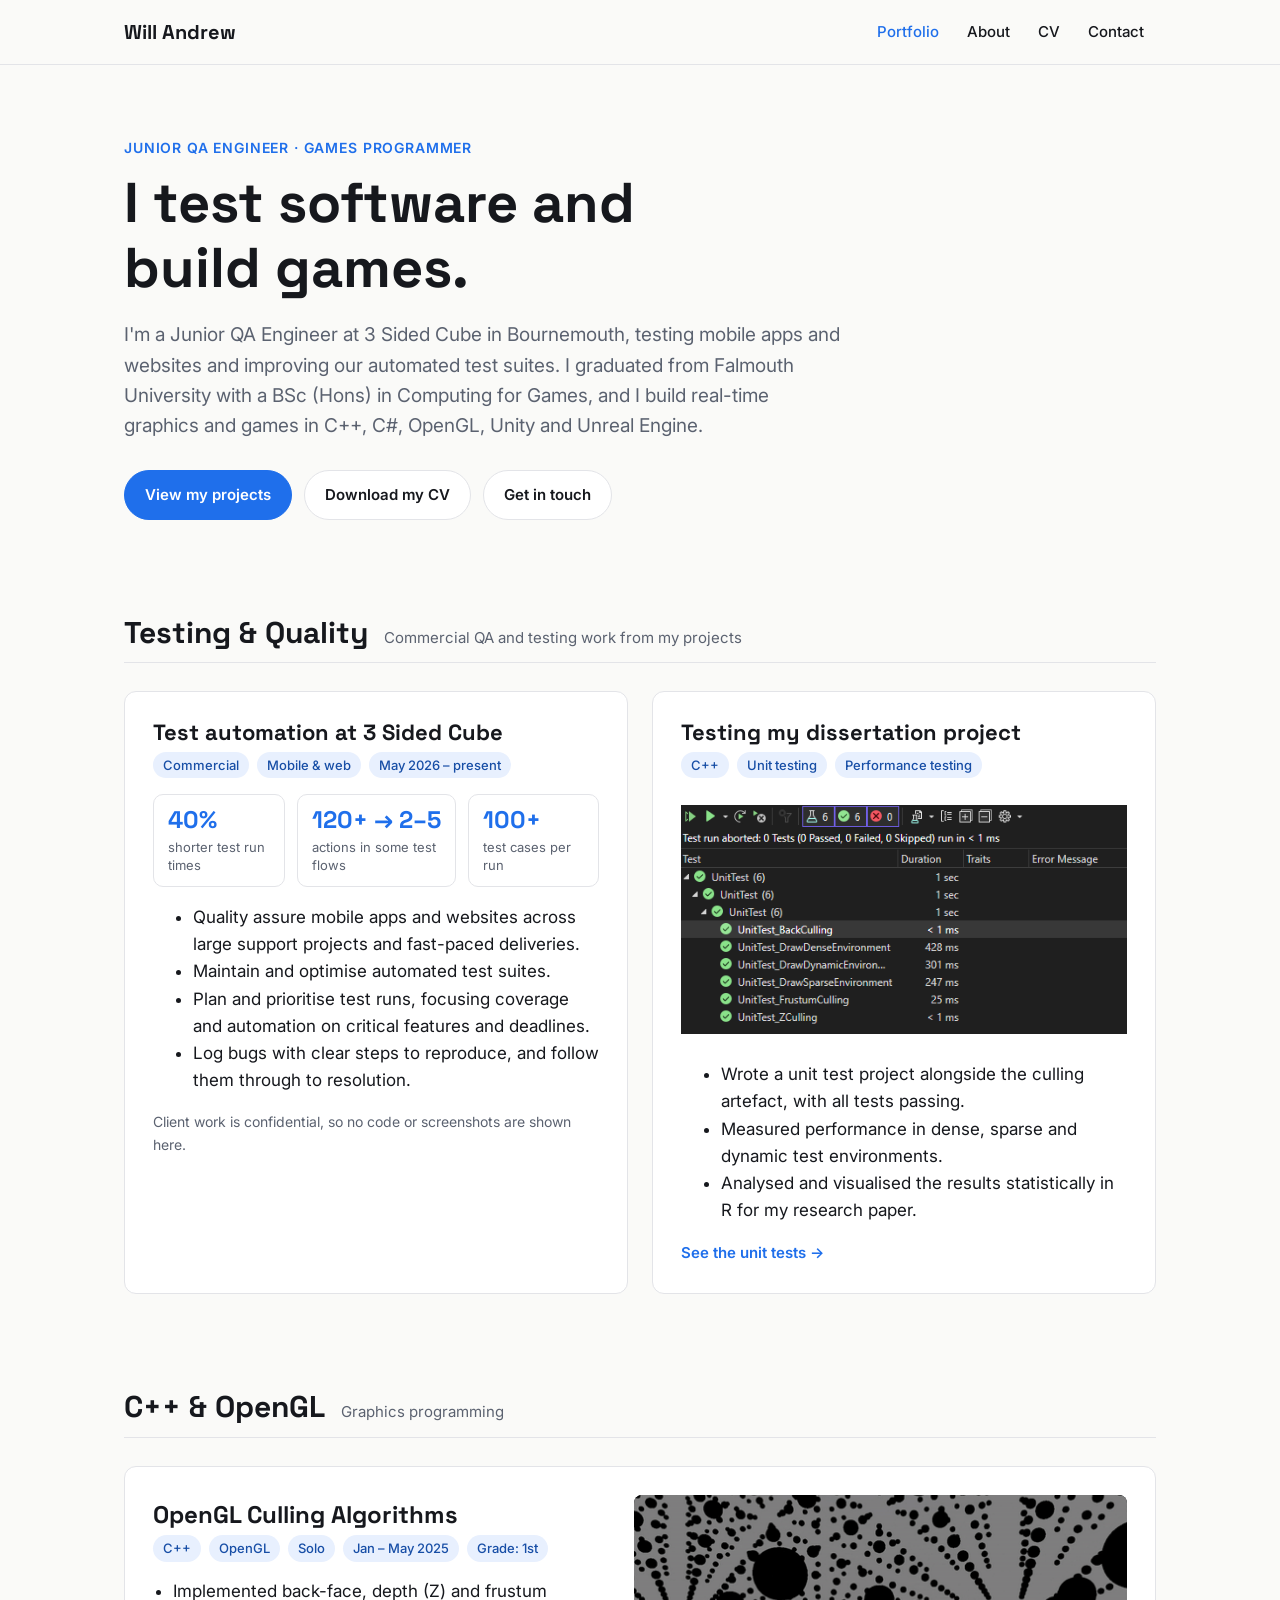
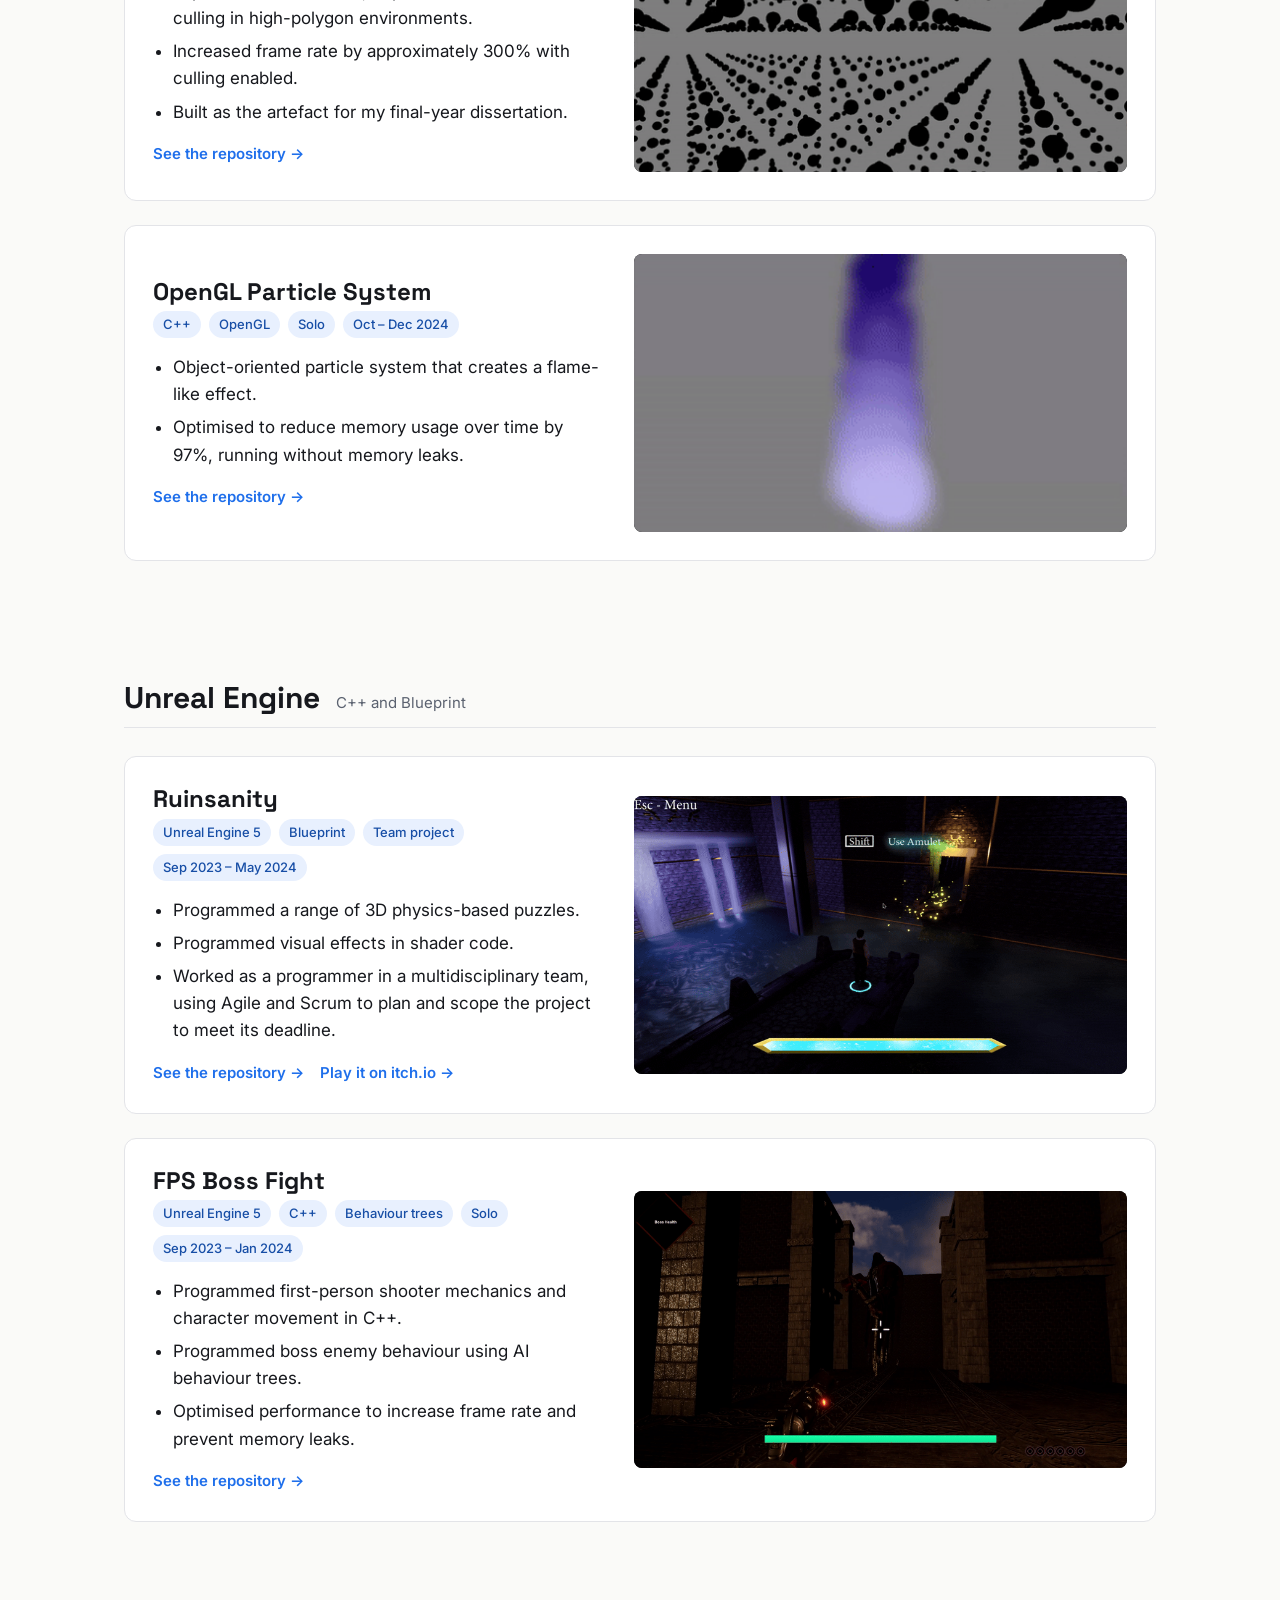
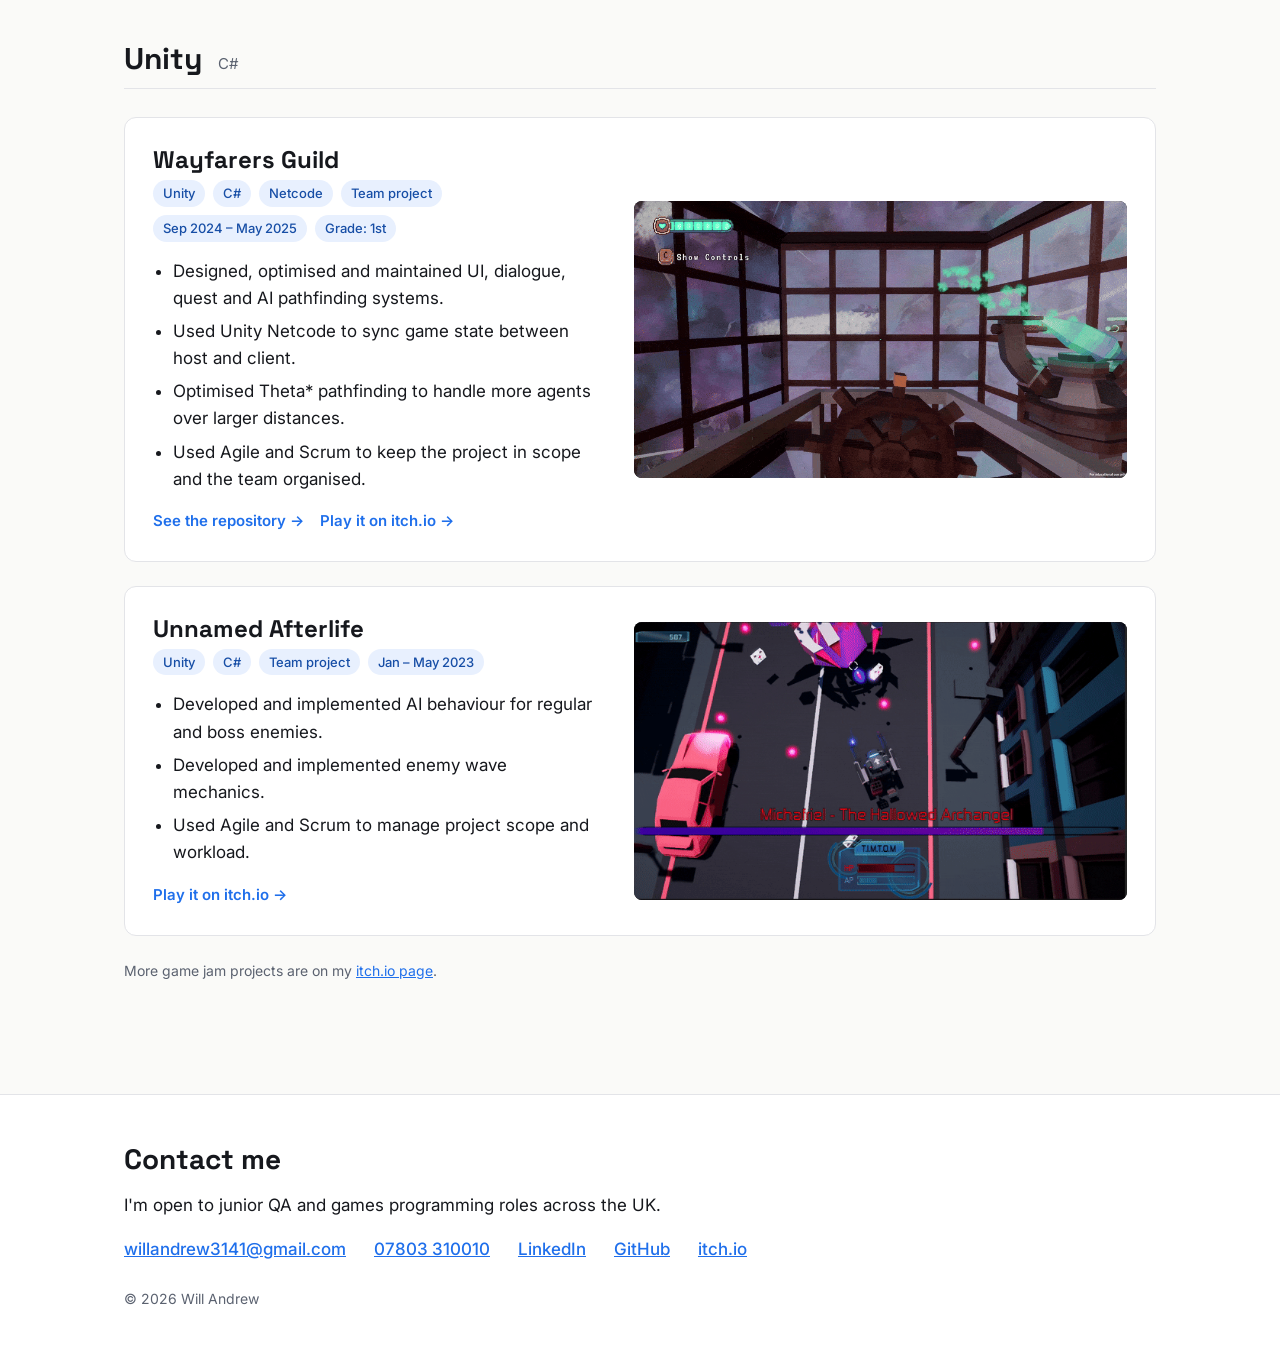
<file: index.html>
<!doctype html>
<html lang="en-GB">
<head>
  <meta charset="utf-8">
  <meta name="viewport" content="width=device-width, initial-scale=1">
  <title>Will Andrew | Junior QA Engineer & Games Programmer</title>
  <meta name="description" content="Portfolio of Will Andrew, Junior QA Engineer and games programmer working in C++, C#, OpenGL, Unity and Unreal Engine.">
  <meta property="og:title" content="Will Andrew | Junior QA Engineer & Games Programmer">
  <meta property="og:description" content="Test automation, C++/OpenGL graphics, and Unity and Unreal Engine game projects.">
  <link rel="preconnect" href="https://fonts.googleapis.com">
  <link rel="preconnect" href="https://fonts.gstatic.com" crossorigin>
  <link href="https://fonts.googleapis.com/css2?family=Inter:wght@400;500;600&family=Space+Grotesk:wght@500;700&display=swap" rel="stylesheet">
  <link rel="stylesheet" href="styles.css">
</head>
<body>

<header class="site-header">
  <div class="wrap">
    <a class="brand" href="index.html">Will Andrew</a>
    <nav aria-label="Main">
      <ul class="nav">
        <li><a href="index.html" aria-current="page">Portfolio</a></li>
        <li><a href="about.html">About</a></li>
        <li><a href="cv.pdf">CV</a></li>
        <li><a href="#contact">Contact</a></li>
      </ul>
    </nav>
  </div>
</header>

<main>

  <section class="hero">
    <div class="wrap">
      <p class="eyebrow">Junior QA Engineer · Games Programmer</p>
      <h1>I test software and build games.</h1>
      <p class="lead">
        I'm a Junior QA Engineer at 3 Sided Cube in Bournemouth, testing mobile apps and
        websites and improving our automated test suites. I graduated from Falmouth University
        with a BSc (Hons) in Computing for Games, and I build real-time graphics and games in
        C++, C#, OpenGL, Unity and Unreal Engine.
      </p>
      <div class="buttons">
        <a class="btn primary" href="#projects">View my projects</a>
        <a class="btn" href="cv.pdf">Download my CV</a>
        <a class="btn" href="#contact">Get in touch</a>
      </div>
    </div>
  </section>

  <!-- ===================== Testing & Quality ===================== -->
  <section class="section" id="testing">
    <div class="wrap">
      <div class="section-head">
        <h2>Testing &amp; Quality</h2>
        <p>Commercial QA and testing work from my projects</p>
      </div>

      <div class="grid-2">
        <article class="card">
          <h3>Test automation at 3 Sided Cube</h3>
          <ul class="meta"><li>Commercial</li><li>Mobile &amp; web</li><li>May 2026 – present</li></ul>
          <div class="stat-row">
            <div class="stat"><strong>40%</strong><span>shorter test run times</span></div>
            <div class="stat"><strong>120+ → 2–5</strong><span>actions in some test flows</span></div>
            <div class="stat"><strong>100+</strong><span>test cases per run</span></div>
          </div>
          <ul class="points">
            <li>Quality assure mobile apps and websites across large support projects and fast-paced deliveries.</li>
            <li>Maintain and optimise automated test suites.</li>
            <li>Plan and prioritise test runs, focusing coverage and automation on critical features and deadlines.</li>
            <li>Log bugs with clear steps to reproduce, and follow them through to resolution.</li>
          </ul>
          <p class="small">Client work is confidential, so no code or screenshots are shown here.</p>
        </article>

        <article class="card">
          <h3>Testing my dissertation project</h3>
          <ul class="meta"><li>C++</li><li>Unit testing</li><li>Performance testing</li></ul>
          <div class="media contain">
            <img src="unit-tests.png"
                 data-fallback="https://raw.githubusercontent.com/Mr-Wilhelm/OpenGL-Culling-Algorithms/main/Unit%20Testing%20All%20Successes.png"
                 alt="Visual Studio test explorer showing all unit tests for the culling project passing" loading="lazy">
          </div>
          <ul class="points" style="margin-top:16px">
            <li>Wrote a unit test project alongside the culling artefact, with all tests passing.</li>
            <li>Measured performance in dense, sparse and dynamic test environments.</li>
            <li>Analysed and visualised the results statistically in R for my research paper.</li>
          </ul>
          <div class="links">
            <a href="https://github.com/Mr-Wilhelm/OpenGL-Culling-Algorithms/tree/main/UnitTest">See the unit tests →</a>
          </div>
        </article>
      </div>
    </div>
  </section>

  <!-- ===================== C++ ===================== -->
  <section class="section" id="projects">
    <div class="wrap">
      <div class="section-head">
        <h2>C++ &amp; OpenGL</h2>
        <p>Graphics programming</p>
      </div>

      <article class="project">
        <div>
          <h3>OpenGL Culling Algorithms</h3>
          <ul class="meta"><li>C++</li><li>OpenGL</li><li>Solo</li><li>Jan – May 2025</li><li>Grade: 1st</li></ul>
          <ul class="points">
            <li>Implemented back-face, depth (Z) and frustum culling in high-polygon environments.</li>
            <li>Increased frame rate by approximately 300% with culling enabled.</li>
            <li>Built as the artefact for my final-year dissertation.</li>
          </ul>
          <div class="links">
            <a href="https://github.com/Mr-Wilhelm/OpenGL-Culling-Algorithms">See the repository →</a>
          </div>
        </div>
        <div class="media">
          <img src="culling.gif"
               data-fallback="https://static.wixstatic.com/media/40ba1e_180a499cfff04331a7eabafb1f738511~mv2.gif"
               alt="A 3D scene in OpenGL with culling being switched on and off" loading="lazy">
        </div>
      </article>

      <article class="project">
        <div>
          <h3>OpenGL Particle System</h3>
          <ul class="meta"><li>C++</li><li>OpenGL</li><li>Solo</li><li>Oct – Dec 2024</li></ul>
          <ul class="points">
            <li>Object-oriented particle system that creates a flame-like effect.</li>
            <li>Optimised to reduce memory usage over time by 97%, running without memory leaks.</li>
          </ul>
          <div class="links">
            <a href="https://github.com/Mr-Wilhelm/OpenGL-Particle-System">See the repository →</a>
          </div>
        </div>
        <div class="media">
          <img src="particles.gif"
               data-fallback="https://static.wixstatic.com/media/40ba1e_3e02587883214f639353343e044ba246~mv2.gif"
               alt="A flame effect made of particles rendered in OpenGL" loading="lazy">
        </div>
      </article>
    </div>
  </section>

  <!-- ===================== Unreal ===================== -->
  <section class="section">
    <div class="wrap">
      <div class="section-head">
        <h2>Unreal Engine</h2>
        <p>C++ and Blueprint</p>
      </div>

      <article class="project">
        <div>
          <h3>Ruinsanity</h3>
          <ul class="meta"><li>Unreal Engine 5</li><li>Blueprint</li><li>Team project</li><li>Sep 2023 – May 2024</li></ul>
          <ul class="points">
            <li>Programmed a range of 3D physics-based puzzles.</li>
            <li>Programmed visual effects in shader code.</li>
            <li>Worked as a programmer in a multidisciplinary team, using Agile and Scrum to plan and scope the project to meet its deadline.</li>
          </ul>
          <div class="links">
            <a href="https://github.com/Mr-Wilhelm/Ruinsanity">See the repository →</a>
            <a href="https://edwardhayden.itch.io/ruinsanity">Play it on itch.io →</a>
          </div>
        </div>
        <div class="media">
          <img src="ruinsanity.gif"
               data-fallback="https://static.wixstatic.com/media/40ba1e_9689d51760da4d0ab602375b40afc9a5~mv2.gif"
               alt="Gameplay from Ruinsanity showing a temple puzzle" loading="lazy">
        </div>
      </article>

      <article class="project">
        <div>
          <h3>FPS Boss Fight</h3>
          <ul class="meta"><li>Unreal Engine 5</li><li>C++</li><li>Behaviour trees</li><li>Solo</li><li>Sep 2023 – Jan 2024</li></ul>
          <ul class="points">
            <li>Programmed first-person shooter mechanics and character movement in C++.</li>
            <li>Programmed boss enemy behaviour using AI behaviour trees.</li>
            <li>Optimised performance to increase frame rate and prevent memory leaks.</li>
          </ul>
          <div class="links">
            <a href="https://github.com/Mr-Wilhelm/UE5-Boss-Fight">See the repository →</a>
          </div>
        </div>
        <div class="media">
          <img src="boss-fight.gif"
               data-fallback="https://static.wixstatic.com/media/40ba1e_5f80af694ba04b619deacfe97c0899d1~mv2.gif"
               alt="First-person gameplay of a boss fight" loading="lazy">
        </div>
      </article>
    </div>
  </section>

  <!-- ===================== Unity ===================== -->
  <section class="section">
    <div class="wrap">
      <div class="section-head">
        <h2>Unity</h2>
        <p>C#</p>
      </div>

      <article class="project">
        <div>
          <h3>Wayfarers Guild</h3>
          <ul class="meta"><li>Unity</li><li>C#</li><li>Netcode</li><li>Team project</li><li>Sep 2024 – May 2025</li><li>Grade: 1st</li></ul>
          <ul class="points">
            <li>Designed, optimised and maintained UI, dialogue, quest and AI pathfinding systems.</li>
            <li>Used Unity Netcode to sync game state between host and client.</li>
            <li>Optimised Theta* pathfinding to handle more agents over larger distances.</li>
            <li>Used Agile and Scrum to keep the project in scope and the team organised.</li>
          </ul>
          <div class="links">
            <a href="https://github.com/Mr-Wilhelm/WayfarersGuild">See the repository →</a>
            <a href="https://edwardhayden.itch.io/wayfarers-guild">Play it on itch.io →</a>
          </div>
        </div>
        <div class="media">
          <img src="wayfarers-guild.gif"
               data-fallback="https://static.wixstatic.com/media/40ba1e_1d793020b34a48ffba9d901d9f28065b~mv2.gif"
               alt="Co-op airship gameplay from Wayfarers Guild" loading="lazy">
        </div>
      </article>

      <article class="project">
        <div>
          <h3>Unnamed Afterlife</h3>
          <ul class="meta"><li>Unity</li><li>C#</li><li>Team project</li><li>Jan – May 2023</li></ul>
          <ul class="points">
            <li>Developed and implemented AI behaviour for regular and boss enemies.</li>
            <li>Developed and implemented enemy wave mechanics.</li>
            <li>Used Agile and Scrum to manage project scope and workload.</li>
          </ul>
          <div class="links">
            <a href="https://will-andrew.itch.io/unnamed-afterlife">Play it on itch.io →</a>
          </div>
        </div>
        <div class="media">
          <img src="unnamed-afterlife.gif"
               data-fallback="https://static.wixstatic.com/media/40ba1e_75db0c5157794902848cf223ca077a42~mv2.gif"
               alt="Wave-based combat gameplay from Unnamed Afterlife" loading="lazy">
        </div>
      </article>

      <p class="small">More game jam projects are on my <a href="https://will-andrew.itch.io/">itch.io page</a>.</p>
    </div>
  </section>

</main>

<footer class="site-footer" id="contact">
  <div class="wrap">
    <h2>Contact me</h2>
    <p>I'm open to junior QA and games programming roles across the UK.</p>
    <ul class="contact-list">
      <li><a href="mailto:willandrew3141@gmail.com">willandrew3141@gmail.com</a></li>
      <li><a href="tel:+447803310010">07803 310010</a></li>
      <li><a href="https://www.linkedin.com/in/william-andrew-5b58812b1/">LinkedIn</a></li>
      <li><a href="https://github.com/Mr-Wilhelm">GitHub</a></li>
      <li><a href="https://will-andrew.itch.io/">itch.io</a></li>
    </ul>
    <p class="copyright">© <span id="year">2026</span> Will Andrew</p>
  </div>
</footer>

<script src="script.js"></script>
</body>
</html>
</file>
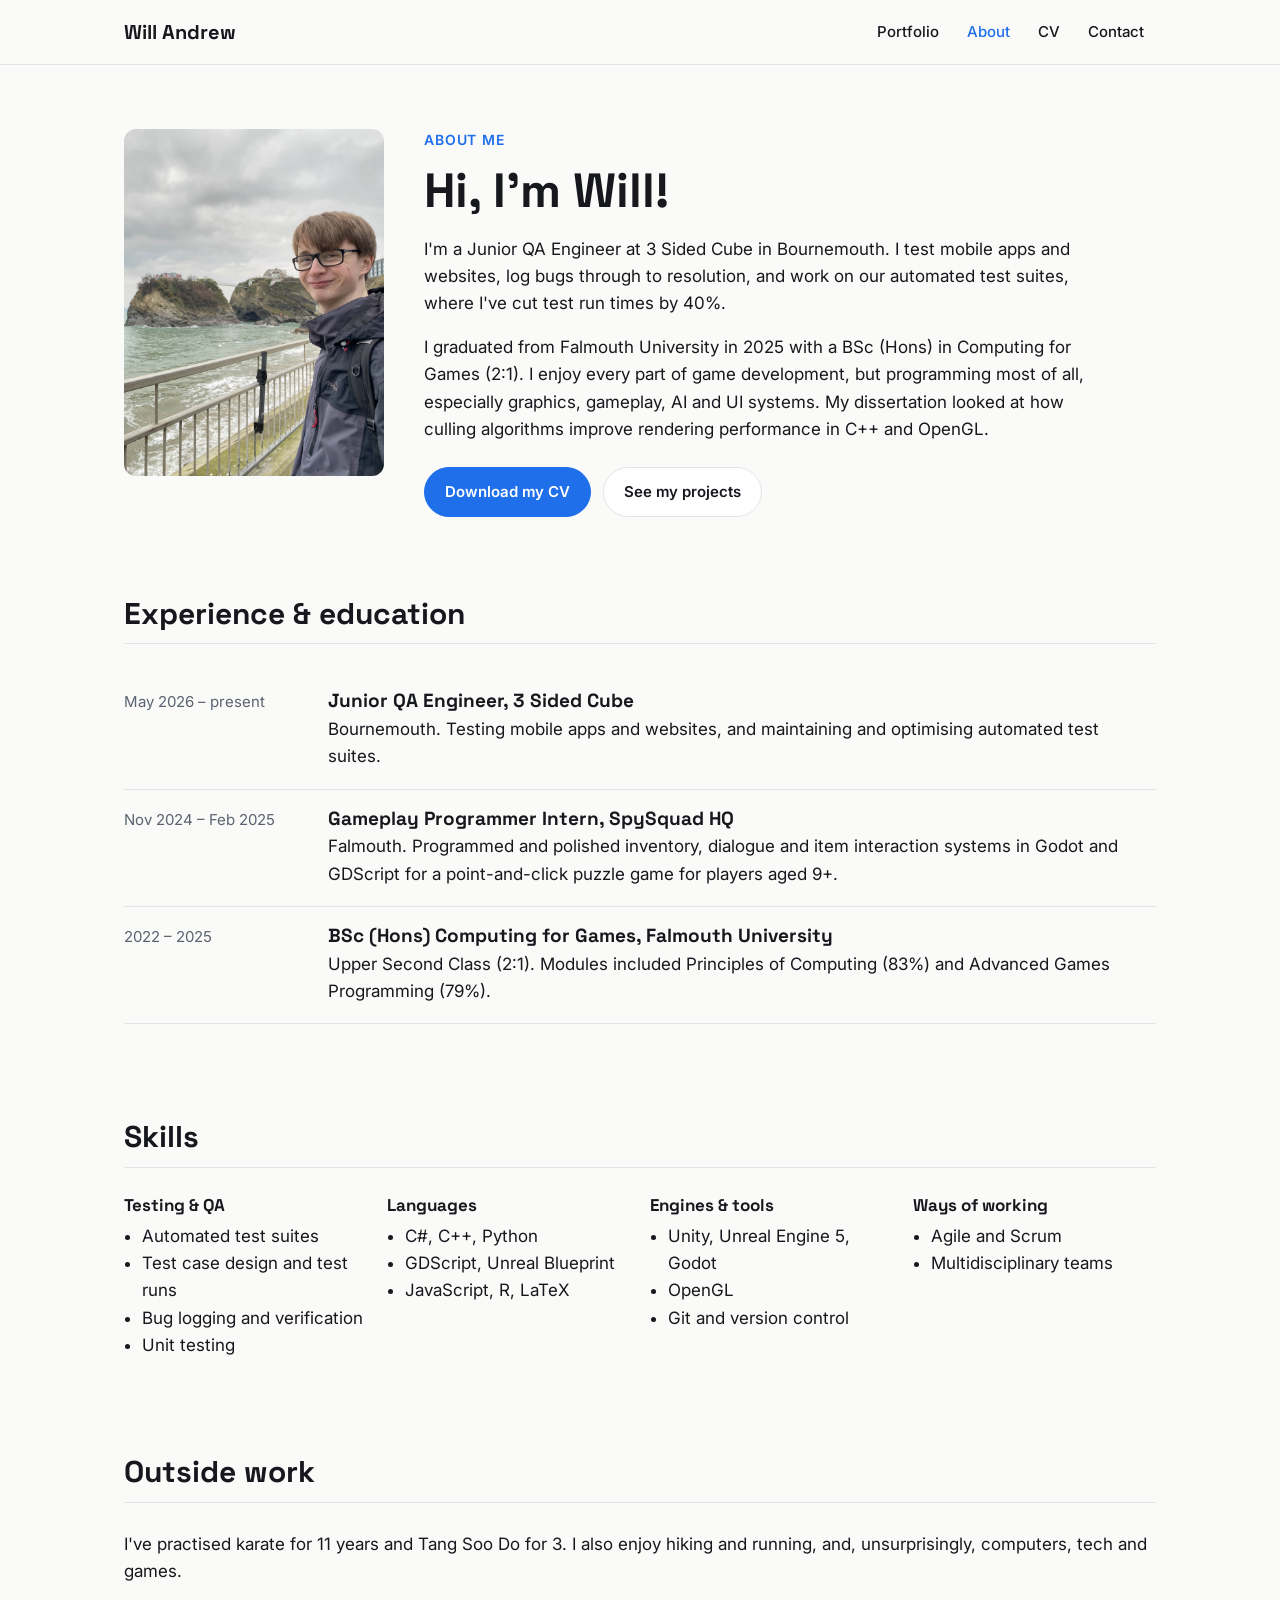
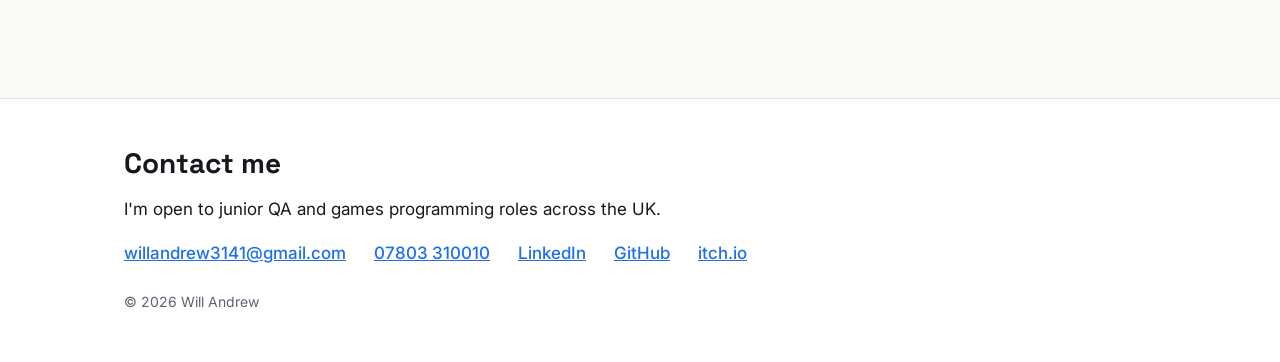
<file: about.html>
<!doctype html>
<html lang="en-GB">
<head>
  <meta charset="utf-8">
  <meta name="viewport" content="width=device-width, initial-scale=1">
  <title>About | Will Andrew</title>
  <meta name="description" content="About Will Andrew, Junior QA Engineer and games programmer based in Bournemouth.">
  <link rel="preconnect" href="https://fonts.googleapis.com">
  <link rel="preconnect" href="https://fonts.gstatic.com" crossorigin>
  <link href="https://fonts.googleapis.com/css2?family=Inter:wght@400;500;600&family=Space+Grotesk:wght@500;700&display=swap" rel="stylesheet">
  <link rel="stylesheet" href="styles.css">
</head>
<body>

<header class="site-header">
  <div class="wrap">
    <a class="brand" href="index.html">Will Andrew</a>
    <nav aria-label="Main">
      <ul class="nav">
        <li><a href="index.html">Portfolio</a></li>
        <li><a href="about.html" aria-current="page">About</a></li>
        <li><a href="cv.pdf">CV</a></li>
        <li><a href="#contact">Contact</a></li>
      </ul>
    </nav>
  </div>
</header>

<main class="wrap">

  <section class="about-intro">
    <img src="profile.jpg"
         data-fallback="https://static.wixstatic.com/media/40ba1e_023497a4509e4e8787c505c45c496624~mv2.jpg"
         alt="Photo of Will Andrew">
    <div>
      <p class="eyebrow">About me</p>
      <h1>Hi, I'm Will!</h1>
      <p>
        I'm a Junior QA Engineer at 3 Sided Cube in Bournemouth. I test mobile apps and websites,
        log bugs through to resolution, and work on our automated test suites, where I've cut test
        run times by 40%.
      </p>
      <p>
        I graduated from Falmouth University in 2025 with a BSc (Hons) in Computing for Games (2:1).
        I enjoy every part of game development, but programming most of all, especially graphics,
        gameplay, AI and UI systems. My dissertation looked at how culling algorithms improve
        rendering performance in C++ and OpenGL.
      </p>
      <div class="buttons" style="margin-top:24px">
        <a class="btn primary" href="cv.pdf">Download my CV</a>
        <a class="btn" href="index.html#projects">See my projects</a>
      </div>
    </div>
  </section>

  <section class="section">
    <div class="section-head"><h2>Experience &amp; education</h2></div>
    <ul class="timeline">
      <li>
        <div class="when">May 2026 – present</div>
        <div>
          <h3>Junior QA Engineer, 3 Sided Cube</h3>
          <p>Bournemouth. Testing mobile apps and websites, and maintaining and optimising automated test suites.</p>
        </div>
      </li>
      <li>
        <div class="when">Nov 2024 – Feb 2025</div>
        <div>
          <h3>Gameplay Programmer Intern, SpySquad HQ</h3>
          <p>Falmouth. Programmed and polished inventory, dialogue and item interaction systems in Godot and GDScript for a point-and-click puzzle game for players aged 9+.</p>
        </div>
      </li>
      <li>
        <div class="when">2022 – 2025</div>
        <div>
          <h3>BSc (Hons) Computing for Games, Falmouth University</h3>
          <p>Upper Second Class (2:1). Modules included Principles of Computing (83%) and Advanced Games Programming (79%).</p>
        </div>
      </li>
    </ul>
  </section>

  <section class="section">
    <div class="section-head"><h2>Skills</h2></div>
    <div class="skills">
      <div>
        <h3>Testing &amp; QA</h3>
        <ul>
          <li>Automated test suites</li>
          <li>Test case design and test runs</li>
          <li>Bug logging and verification</li>
          <li>Unit testing</li>
        </ul>
      </div>
      <div>
        <h3>Languages</h3>
        <ul>
          <li>C#, C++, Python</li>
          <li>GDScript, Unreal Blueprint</li>
          <li>JavaScript, R, LaTeX</li>
        </ul>
      </div>
      <div>
        <h3>Engines &amp; tools</h3>
        <ul>
          <li>Unity, Unreal Engine 5, Godot</li>
          <li>OpenGL</li>
          <li>Git and version control</li>
        </ul>
      </div>
      <div>
        <h3>Ways of working</h3>
        <ul>
          <li>Agile and Scrum</li>
          <li>Multidisciplinary teams</li>
        </ul>
      </div>
    </div>
  </section>

  <section class="section">
    <div class="section-head"><h2>Outside work</h2></div>
    <p>I've practised karate for 11 years and Tang Soo Do for 3. I also enjoy hiking and running, and, unsurprisingly, computers, tech and games.</p>
  </section>

</main>

<footer class="site-footer" id="contact">
  <div class="wrap">
    <h2>Contact me</h2>
    <p>I'm open to junior QA and games programming roles across the UK.</p>
    <ul class="contact-list">
      <li><a href="mailto:willandrew3141@gmail.com">willandrew3141@gmail.com</a></li>
      <li><a href="tel:+447803310010">07803 310010</a></li>
      <li><a href="https://www.linkedin.com/in/william-andrew-5b58812b1/">LinkedIn</a></li>
      <li><a href="https://github.com/Mr-Wilhelm">GitHub</a></li>
      <li><a href="https://will-andrew.itch.io/">itch.io</a></li>
    </ul>
    <p class="copyright">© <span id="year">2026</span> Will Andrew</p>
  </div>
</footer>

<script src="script.js"></script>
</body>
</html>
</file>
<file: styles.css>
/* ==========================================================
   Will Andrew - Portfolio
   Colours and fonts are all set here, so the look can be
   changed in one place.
   ========================================================== */
:root {
  --bg: #fafaf8;
  --surface: #ffffff;
  --text: #16181d;
  --muted: #5b6270;
  --line: #e3e4e8;
  --accent: #1f6feb;
  --accent-ink: #ffffff;
  --accent-soft: #e8f0fe;
  --radius: 12px;
  --max: 1080px;
  --font-head: "Space Grotesk", system-ui, sans-serif;
  --font-body: "Inter", system-ui, -apple-system, "Segoe UI", sans-serif;
}

* { box-sizing: border-box; }

html { scroll-behavior: smooth; }

body {
  margin: 0;
  background: var(--bg);
  color: var(--text);
  font-family: var(--font-body);
  font-size: 17px;
  line-height: 1.6;
  -webkit-font-smoothing: antialiased;
}

img { max-width: 100%; display: block; }

a { color: var(--accent); }

.wrap {
  max-width: var(--max);
  margin: 0 auto;
  padding: 0 24px;
}

/* ---------- Header ---------- */
.site-header {
  position: sticky;
  top: 0;
  z-index: 10;
  background: rgba(250, 250, 248, 0.92);
  backdrop-filter: blur(8px);
  border-bottom: 1px solid var(--line);
}

.site-header .wrap {
  display: flex;
  align-items: center;
  justify-content: space-between;
  gap: 16px;
  height: 64px;
}

.brand {
  font-family: var(--font-head);
  font-weight: 700;
  font-size: 20px;
  color: var(--text);
  text-decoration: none;
  white-space: nowrap;
}

.nav {
  display: flex;
  gap: 4px;
  list-style: none;
  margin: 0;
  padding: 0;
}

.nav a {
  display: block;
  padding: 8px 12px;
  border-radius: 8px;
  color: var(--text);
  text-decoration: none;
  font-weight: 500;
  font-size: 15px;
}

.nav a:hover { background: var(--line); }
.nav a[aria-current="page"] { color: var(--accent); }

/* ---------- Hero ---------- */
.hero { padding: 72px 0 48px; }

.eyebrow {
  font-weight: 600;
  font-size: 14px;
  letter-spacing: 0.06em;
  text-transform: uppercase;
  color: var(--accent);
  margin: 0 0 12px;
}

h1, h2, h3 {
  font-family: var(--font-head);
  line-height: 1.15;
  margin: 0;
}

.hero h1 {
  font-size: clamp(36px, 6vw, 56px);
  max-width: 16ch;
}

.hero p.lead {
  font-size: 19px;
  color: var(--muted);
  max-width: 60ch;
  margin: 20px 0 28px;
}

.buttons { display: flex; flex-wrap: wrap; gap: 12px; }

.btn {
  display: inline-block;
  padding: 12px 20px;
  border-radius: 999px;
  font-weight: 600;
  font-size: 15px;
  text-decoration: none;
  border: 1px solid var(--line);
  color: var(--text);
  background: var(--surface);
}

.btn.primary {
  background: var(--accent);
  border-color: var(--accent);
  color: var(--accent-ink);
}

.btn:hover { filter: brightness(0.95); }

/* ---------- Sections ---------- */
.section { padding: 48px 0; }

.section-head {
  display: flex;
  align-items: baseline;
  gap: 16px;
  margin-bottom: 28px;
  border-bottom: 1px solid var(--line);
  padding-bottom: 12px;
}

.section-head h2 { font-size: 30px; }
.section-head p { margin: 0; color: var(--muted); font-size: 15px; }

/* ---------- Project cards ---------- */
.project {
  display: grid;
  grid-template-columns: 1fr 1.1fr;
  gap: 32px;
  align-items: center;
  background: var(--surface);
  border: 1px solid var(--line);
  border-radius: var(--radius);
  padding: 28px;
  margin-bottom: 24px;
}

.project h3 { font-size: 24px; margin-bottom: 6px; }

.meta {
  display: flex;
  flex-wrap: wrap;
  gap: 8px;
  margin: 0 0 16px;
  padding: 0;
  list-style: none;
}

.meta li {
  font-size: 13px;
  font-weight: 500;
  padding: 3px 10px;
  border-radius: 999px;
  background: var(--accent-soft);
  color: #174ea6;
}

.project ul.points { margin: 0 0 16px; padding-left: 20px; }
.project ul.points li { margin-bottom: 6px; }

.small { font-size: 14px; color: var(--muted); margin: 0 0 16px; }

.links { display: flex; flex-wrap: wrap; gap: 16px; font-weight: 600; font-size: 15px; }
.links a { text-decoration: none; }
.links a:hover { text-decoration: underline; }

.media {
  border-radius: 8px;
  overflow: hidden;
  background: #0f1115;
  aspect-ratio: 16 / 9;
}

.media img { width: 100%; height: 100%; object-fit: cover; }
.media.contain img { object-fit: contain; background: #fff; }

/* ---------- Highlight (QA) cards ---------- */
.grid-2 {
  display: grid;
  grid-template-columns: repeat(2, 1fr);
  gap: 24px;
}

.card {
  background: var(--surface);
  border: 1px solid var(--line);
  border-radius: var(--radius);
  padding: 28px;
}

.card h3 { font-size: 22px; margin-bottom: 6px; }

.stat-row { display: flex; flex-wrap: wrap; gap: 12px; margin: 16px 0; }

.stat {
  flex: 1 1 130px;
  border: 1px solid var(--line);
  border-radius: 10px;
  padding: 12px 14px;
}

.stat strong {
  display: block;
  font-family: var(--font-head);
  font-size: 24px;
  line-height: 1.1;
  white-space: nowrap;
  color: var(--accent);
}

.stat span { display: block; font-size: 13px; line-height: 1.4; color: var(--muted); margin-top: 4px; }

/* ---------- About page ---------- */
.about-intro {
  display: grid;
  grid-template-columns: 260px 1fr;
  gap: 40px;
  align-items: start;
  padding: 64px 0 32px;
}

.about-intro img {
  width: 100%;
  border-radius: var(--radius);
  aspect-ratio: 3 / 4;
  object-fit: cover;
  background: var(--line);
}

.about-intro h1 { font-size: clamp(34px, 5vw, 48px); margin-bottom: 16px; }
.about-intro p { max-width: 62ch; }

.timeline { list-style: none; margin: 0; padding: 0; }

.timeline li {
  display: grid;
  grid-template-columns: 180px 1fr;
  gap: 24px;
  padding: 18px 0;
  border-bottom: 1px solid var(--line);
}

.timeline .when { color: var(--muted); font-size: 15px; }
.timeline h3 { font-size: 19px; }
.timeline p { margin: 4px 0 0; }

.skills {
  display: grid;
  grid-template-columns: repeat(auto-fit, minmax(220px, 1fr));
  gap: 20px;
}

.skills h3 { font-size: 17px; margin-bottom: 8px; }
.skills ul { margin: 0; padding-left: 18px; }

/* ---------- Footer ---------- */
.site-footer {
  margin-top: 48px;
  padding: 48px 0;
  border-top: 1px solid var(--line);
  background: var(--surface);
}

.site-footer h2 { font-size: 28px; margin-bottom: 12px; }

.contact-list {
  list-style: none;
  padding: 0;
  margin: 16px 0 24px;
  display: flex;
  flex-wrap: wrap;
  gap: 12px 28px;
  font-weight: 500;
}

.copyright { font-size: 14px; color: var(--muted); margin: 0; }

/* ---------- Small screens ---------- */
@media (max-width: 820px) {
  .project { grid-template-columns: 1fr; }
  .project .media { order: -1; }
  .grid-2 { grid-template-columns: 1fr; }
  .about-intro { grid-template-columns: 1fr; }
  .about-intro img { max-width: 240px; }
  .timeline li { grid-template-columns: 1fr; gap: 4px; }
}

@media (max-width: 520px) {
  body { font-size: 16px; }
  .wrap { padding: 0 16px; }
  .brand { font-size: 17px; }
  .nav a { padding: 8px 8px; font-size: 14px; }
  .project, .card { padding: 20px; }
  .section-head { flex-direction: column; gap: 4px; }
  .hero { padding: 48px 0 32px; }
}
</file>
